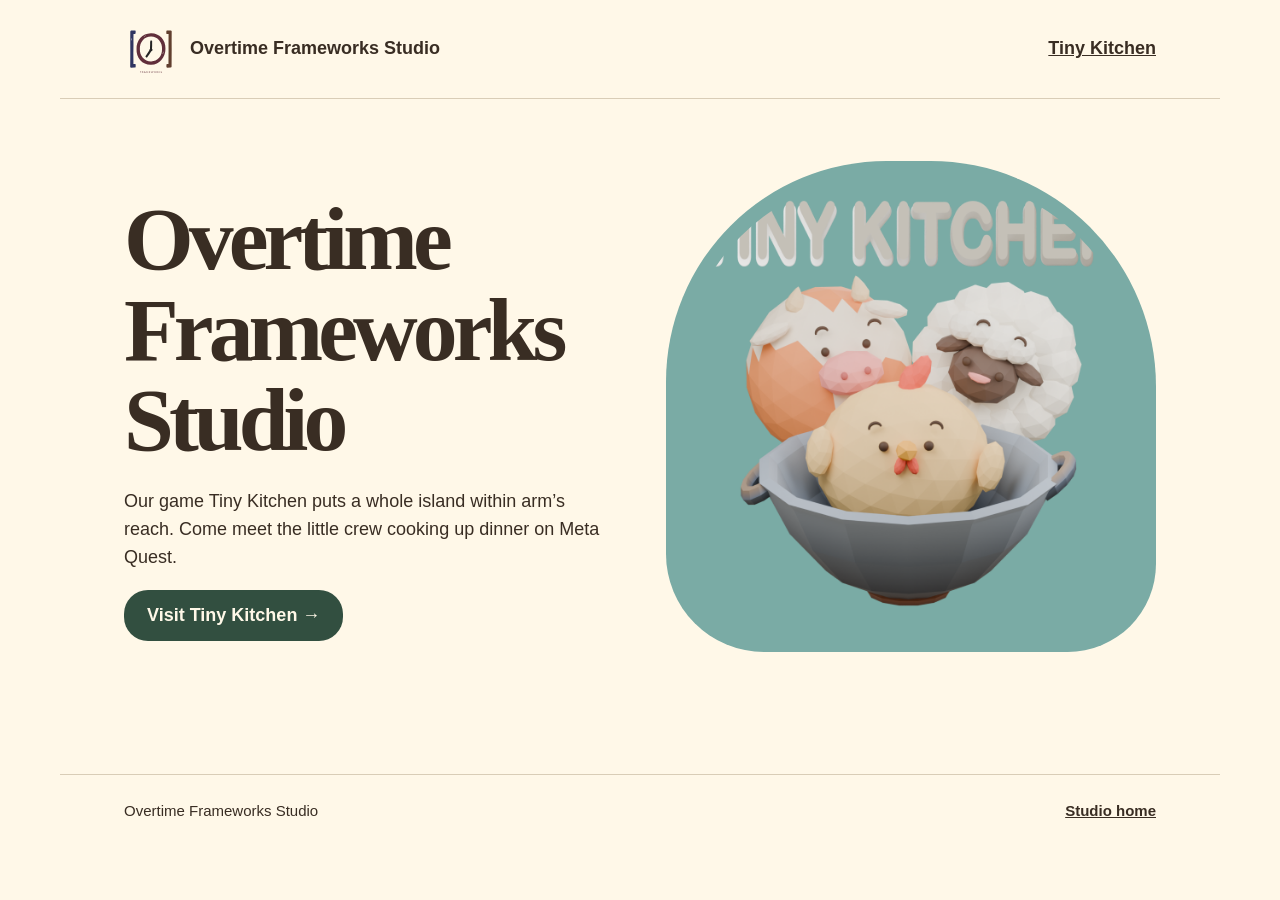
<file: index.html>
<!doctype html><html lang="en"><meta charset="utf-8"><meta name="viewport" content="width=device-width,initial-scale=1"><title>Overtime Frameworks Studio</title><link rel="icon" href="logo.svg"><link rel="stylesheet" href="style.css"><header><a class="brand" href="index.html"><img src="logo.svg" alt="">Overtime Frameworks Studio</a><a href="tiny-kitchen/index.html">Tiny Kitchen</a></header><main><section class="hero"><div><h1>Overtime Frameworks Studio</h1><p>Our game Tiny Kitchen puts a whole island within arm’s reach. Come meet the little crew cooking up dinner on Meta Quest.</p><a class="button" href="tiny-kitchen/index.html">Visit Tiny Kitchen →</a></div><img src="portrait.png" alt="A tiny chicken, cow and sheep tucked into a wok"></section></main><footer>Overtime Frameworks Studio<a href="index.html">Studio home</a></footer></html>
</file>
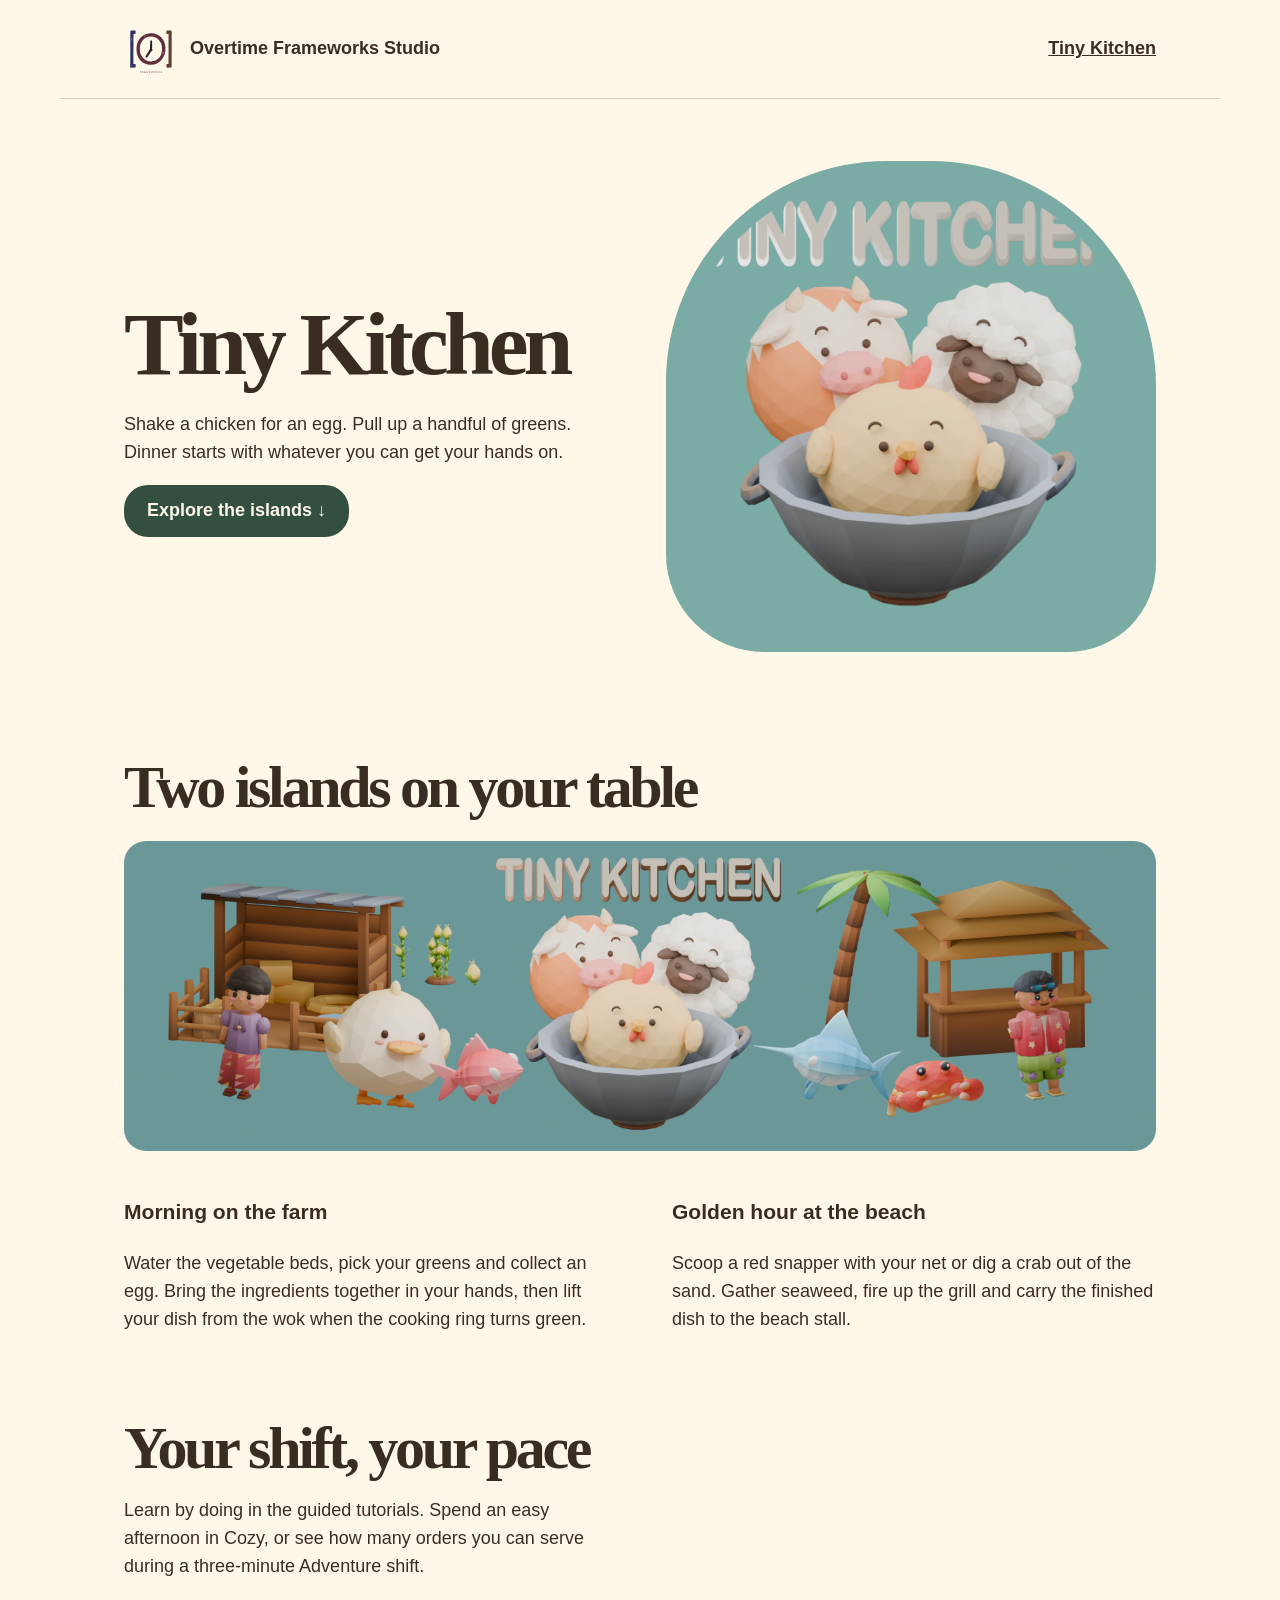
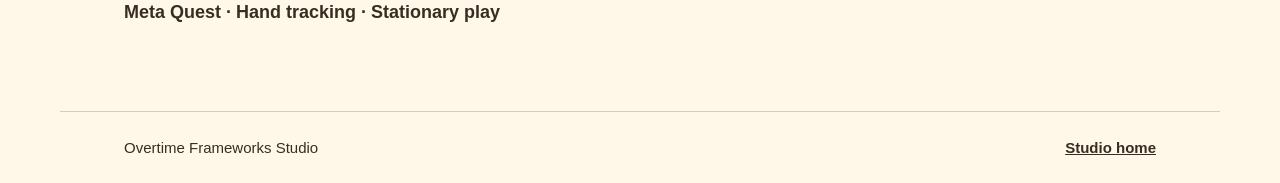
<file: tiny-kitchen/index.html>
<!doctype html><html lang="en"><meta charset="utf-8"><meta name="viewport" content="width=device-width,initial-scale=1"><title>Tiny Kitchen</title><link rel="icon" href="../logo.svg"><link rel="stylesheet" href="../style.css"><header><a class="brand" href="../index.html"><img src="../logo.svg" alt="">Overtime Frameworks Studio</a><a href="../tiny-kitchen/index.html">Tiny Kitchen</a></header><main><section class="hero"><div><h1>Tiny Kitchen</h1><p>Shake a chicken for an egg. Pull up a handful of greens. Dinner starts with whatever you can get your hands on.</p><a class="button" href="#islands">Explore the islands ↓</a></div><img src="../portrait.png" alt="A tiny chicken, cow and sheep tucked into a wok"></section><section id="islands"><h2>Two islands on your table</h2><img class="pan" src="../islands.png" alt="The farm animals, seafood and serving stalls of Tiny Kitchen"><div class="pair"><article><h3>Morning on the farm</h3><p>Water the vegetable beds, pick your greens and collect an egg. Bring the ingredients together in your hands, then lift your dish from the wok when the cooking ring turns green.</p></article><article><h3>Golden hour at the beach</h3><p>Scoop a red snapper with your net or dig a crab out of the sand. Gather seaweed, fire up the grill and carry the finished dish to the beach stall.</p></article></div></section><section><h2>Your shift, your pace</h2><p>Learn by doing in the guided tutorials. Spend an easy afternoon in Cozy, or see how many orders you can serve during a three-minute Adventure shift.</p><strong>Meta Quest · Hand tracking · Stationary play</strong></section></main><footer>Overtime Frameworks Studio<a href="../index.html">Studio home</a></footer></html>
</file>
<file: style.css>
*{box-sizing:border-box}html{scroll-behavior:smooth}body{margin:0;background:#fff8e8;color:#392d23;font:18px/1.55 'Trebuchet MS',sans-serif}header,footer,main{max-width:1160px;margin:auto;padding:24px 5vw}header,footer{display:flex;align-items:center;justify-content:space-between;gap:18px}header{border-bottom:1px solid #d9cdb7}header a,footer a{color:inherit;font-weight:bold}header img{width:54px;height:50px;object-fit:contain}.brand{display:flex;align-items:center;gap:12px;text-decoration:none}.hero{display:grid;grid-template-columns:1fr 1fr;align-items:center;gap:4vw;padding:3vw 0 5vw}.hero img{width:100%;background:#7aaba5;border-radius:45% 46% 18% 20%;padding:3%}h1,h2{font-family:Georgia,serif;letter-spacing:-.055em;line-height:1.01;margin:.25em 0}h1{font-size:clamp(54px,7vw,100px)}h2{font-size:clamp(36px,5vw,60px)}p{max-width:50ch}.button{display:inline-block;background:#324f40;color:#fff8e8;padding:12px 23px;border-radius:24px;text-decoration:none;font-weight:bold}.pan{width:100%;border-radius:22px;display:block;margin:24px 0}.pair{display:grid;grid-template-columns:1fr 1fr;gap:5vw}section{padding:26px 0}footer{margin-top:34px;border-top:1px solid #d9cdb7;font-size:15px}@media(max-width:650px){.hero,.pair{grid-template-columns:1fr}.hero img{max-width:390px;margin:auto}.brand{font-size:14px}header{padding:14px 5vw}}
</file>
